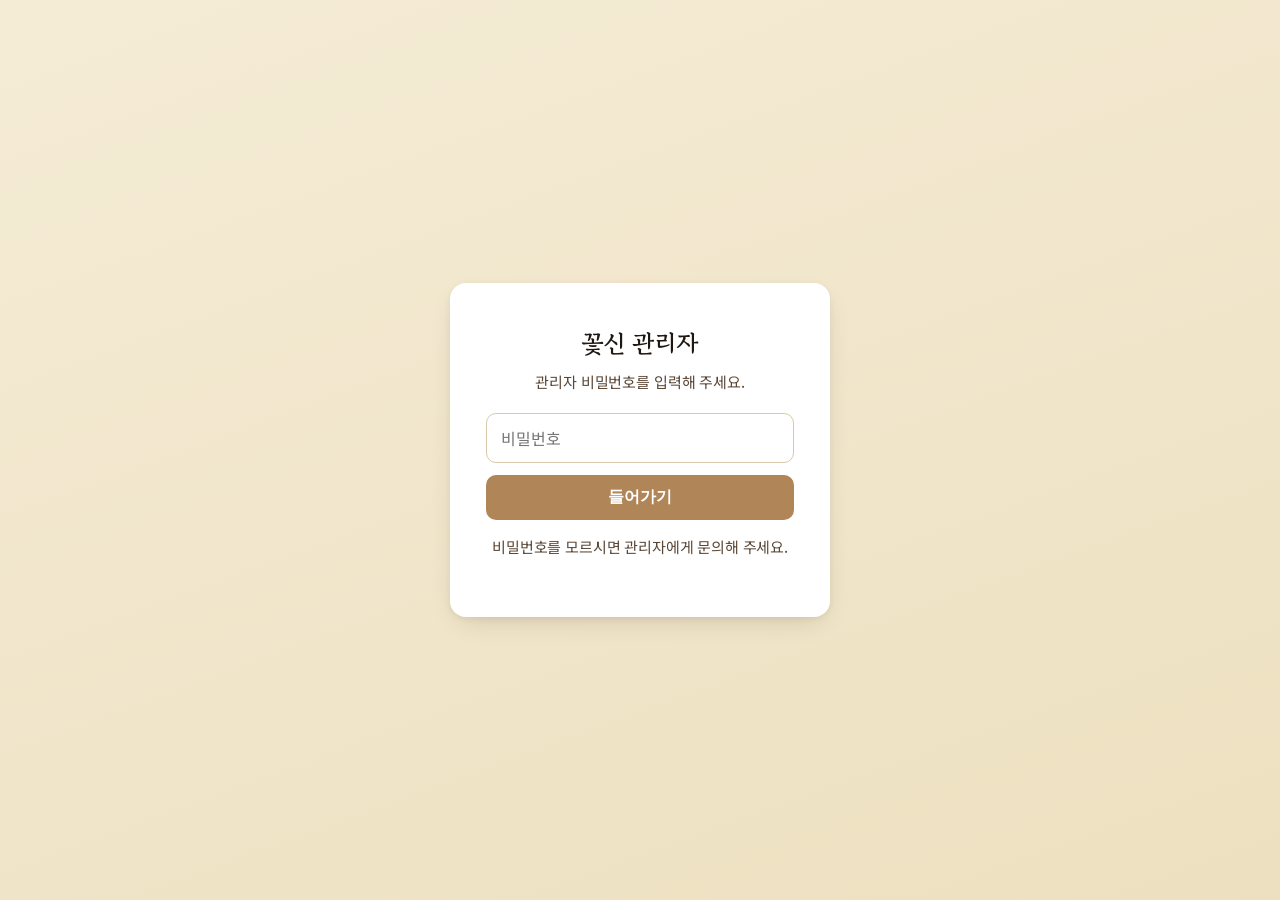
<file: admin.html>
<!DOCTYPE html>
<html lang="ko">
<head>
  <meta charset="UTF-8" />
  <meta name="viewport" content="width=device-width, initial-scale=1.0" />
  <title>꽃신 · 관리자 페이지</title>
  <link rel="preconnect" href="https://fonts.googleapis.com" />
  <link rel="preconnect" href="https://fonts.gstatic.com" crossorigin />
  <link href="https://fonts.googleapis.com/css2?family=Gowun+Batang:wght@400;700&family=Noto+Sans+KR:wght@400;500;700&display=swap" rel="stylesheet" />
  <link rel="stylesheet" href="admin.css?v=20260528b" />
</head>
<body>

  <!-- 비밀번호 게이트 -->
  <div class="gate" id="gate">
    <form class="gate-card" id="gateForm" autocomplete="off">
      <h1>꽃신 관리자</h1>
      <p>관리자 비밀번호를 입력해 주세요.</p>
      <input type="password" id="gatePw" placeholder="비밀번호" autocomplete="current-password" required />
      <button type="submit">들어가기</button>
      <p class="gate-hint">비밀번호를 모르시면 관리자에게 문의해 주세요.</p>
    </form>
  </div>

  <!-- 관리자 본문 -->
  <main class="admin" id="admin" hidden>
    <header class="admin-header">
      <div>
        <h1>꽃신 관리자</h1>
        <p class="admin-sub">콘텐츠를 편집한 뒤 <strong>저장</strong> 버튼을 누르면 홈페이지에 바로 반영됩니다 (약 1분 소요).</p>
      </div>
      <div class="admin-actions">
        <span class="dirty-badge" id="dirtyBadge" hidden>● 저장하지 않은 변경사항</span>
        <a class="btn-link" href="index.html" target="_blank">홈페이지 미리보기 ↗</a>
        <button class="btn-ghost" id="resetBtn" type="button" title="현재 사이트의 원본 값으로 되돌립니다">원본 복원</button>
        <button class="btn-ghost" id="exportBtn" type="button" title="파일로 내려받아 직접 교체할 때 사용">파일 다운로드</button>
        <button class="btn-primary" id="saveBtn" type="button" title="변경 내용을 홈페이지에 바로 저장합니다">저장 (사이트 반영)</button>
      </div>
    </header>

    <!-- 공지·이벤트 -->
    <section class="card">
      <header class="card-head">
        <h2>① 공지 · 이벤트</h2>
        <button class="btn-add" data-add="notices">+ 새 공지 추가</button>
      </header>
      <p class="card-note">최신 공지가 가장 위에 표시됩니다. 항목이 없으면 홈페이지에는 “곧 새로운 소식을 전해드릴게요” 안내가 표시됩니다.</p>
      <div class="items" id="noticesItems"></div>
    </section>

    <!-- 시그니처 -->
    <section class="card">
      <header class="card-head">
        <h2>② 시그니처 메뉴</h2>
        <button class="btn-add" data-add="signatures">+ 시그니처 추가</button>
      </header>
      <p class="card-note">2~4개를 추천합니다. 사진을 올리려면 <code>images/</code> 폴더에 파일을 두고 경로(예: <code>images/daechu.jpg</code>)를 적어주세요.</p>
      <div class="items" id="signaturesItems"></div>
    </section>

    <!-- 갤러리 -->
    <section class="card">
      <header class="card-head">
        <h2>③ 사진 갤러리</h2>
        <button class="btn-add" data-add="gallery">+ 사진 추가</button>
      </header>
      <p class="card-note">사진 파일을 <code>images/</code> 폴더에 넣고 경로를 적으면 표시됩니다. 비워두면 자리표시 색상이 보입니다.</p>
      <div class="items" id="galleryItems"></div>
    </section>

    <!-- 메뉴 -->
    <section class="card">
      <header class="card-head">
        <h2>④ 전체 메뉴</h2>
        <button class="btn-add" data-add="menuSection">+ 카테고리 추가</button>
      </header>
      <p class="card-note">카테고리별로 메뉴를 추가/수정/삭제할 수 있습니다. 가격이 한 가지면 “단일 가격”에만 입력, HOT/ICE 둘 다면 두 칸 모두 입력하세요.</p>
      <div class="menu-meta">
        <label>메뉴 섹션 안내문<br><input type="text" id="menuNoteInput" class="full" /></label>
      </div>
      <div class="items" id="menuSectionsItems"></div>
    </section>

    <footer class="admin-footer">
      <button class="btn-primary big" id="saveBtn2" type="button">저장 (사이트에 바로 반영)</button>
      <button class="btn-ghost" id="exportBtn2" type="button">파일 다운로드</button>
      <a class="btn-ghost" href="index.html">← 홈페이지로 돌아가기</a>
      <p><strong>저장</strong>을 누르면 변경 내용이 자동으로 홈페이지에 반영됩니다 (약 1분 소요).<br />
      ‘파일 다운로드’ 는 직접 파일로 교체하고 싶을 때만 사용하세요.</p>
    </footer>
  </main>

  <!-- 토스트 알림 -->
  <div class="toast" id="toast" hidden></div>

  <script src="data.js"></script>
  <script src="admin.js?v=20260528b"></script>
</body>
</html>
</file>
<file: admin.css>
:root {
  --bg: #f5f1ea;
  --surface: #ffffff;
  --ink: #1f1812;
  --ink-soft: #5a4736;
  --brown: #6d4f31;
  --wood: #b08658;
  --amber: #c89a4a;
  --line: #d9c9a8;
  --line-soft: #ece1c8;
  --danger: #b75050;
  --shadow: 0 10px 28px -10px rgba(40, 28, 16, 0.18), 0 2px 6px rgba(40, 28, 16, 0.06);
}

* { box-sizing: border-box; margin: 0; padding: 0; }

body {
  font-family: "Noto Sans KR", sans-serif;
  background: var(--bg);
  color: var(--ink);
  line-height: 1.7;
  font-weight: 400;
  letter-spacing: -0.01em;
}

h1, h2, h3 { font-family: "Gowun Batang", serif; }
code {
  background: rgba(40, 28, 16, 0.06);
  padding: 1px 6px;
  border-radius: 4px;
  font-family: ui-monospace, "SF Mono", Consolas, monospace;
  font-size: .92em;
}

/* ===== 비밀번호 게이트 ===== */
.gate {
  min-height: 100vh;
  display: flex;
  align-items: center;
  justify-content: center;
  padding: 24px;
  background: linear-gradient(160deg, #f5ecd6, #ede0c0);
}
.gate-card {
  background: var(--surface);
  padding: 40px 36px;
  border-radius: 16px;
  box-shadow: var(--shadow);
  width: 100%;
  max-width: 380px;
  text-align: center;
}
.gate-card h1 {
  font-size: 1.5rem;
  margin-bottom: 6px;
}
.gate-card p {
  color: var(--ink-soft);
  font-size: .94rem;
  margin-bottom: 18px;
}
.gate-card input {
  width: 100%;
  padding: 12px 14px;
  font-size: 1rem;
  border: 1.5px solid var(--line);
  border-radius: 10px;
  font-family: inherit;
  margin-bottom: 12px;
}
.gate-card input:focus { outline: none; border-color: var(--wood); }
.gate-card button {
  width: 100%;
  padding: 12px;
  background: var(--wood);
  color: #fff;
  border: 0;
  border-radius: 10px;
  font-size: 1rem;
  font-weight: 700;
  cursor: pointer;
  transition: background .2s;
}
.gate-card button:hover { background: var(--brown); }
.gate-hint { margin-top: 14px; font-size: .82rem; color: var(--ink-soft); }

/* ===== 관리자 본문 ===== */
.admin {
  max-width: 980px;
  margin: 0 auto;
  padding: 32px 20px 80px;
}

.admin-header {
  display: flex;
  align-items: center;
  justify-content: space-between;
  gap: 20px;
  padding-bottom: 22px;
  margin-bottom: 26px;
  border-bottom: 1px solid var(--line);
  flex-wrap: wrap;
}
.admin-header h1 { font-size: 1.6rem; margin-bottom: 4px; }
.admin-sub { color: var(--ink-soft); font-size: .92rem; max-width: 560px; }
.admin-actions { display: flex; gap: 10px; align-items: center; flex-wrap: wrap; }

.btn-primary {
  background: var(--wood);
  color: #fff;
  border: 0;
  padding: 11px 22px;
  border-radius: 10px;
  font-weight: 700;
  font-size: .95rem;
  cursor: pointer;
  font-family: inherit;
  transition: background .2s, transform .15s;
}
.btn-primary:hover { background: var(--brown); transform: translateY(-1px); }
.btn-primary.big { padding: 14px 28px; font-size: 1.02rem; }

.btn-link {
  color: var(--brown);
  text-decoration: underline;
  text-underline-offset: 4px;
  font-size: .92rem;
}
.btn-link:hover { color: var(--ink); }

/* ===== 카드 (섹션) ===== */
.card {
  background: var(--surface);
  border: 1px solid var(--line);
  border-radius: 14px;
  padding: 22px 24px;
  box-shadow: var(--shadow);
  margin-bottom: 22px;
  overflow: hidden;
}
.card-head {
  display: flex;
  justify-content: space-between;
  align-items: baseline;
  margin-bottom: 6px;
  flex-wrap: wrap;
  gap: 10px;
}
.card-head h2 { font-size: 1.25rem; color: var(--ink); }
.card-note { color: var(--ink-soft); font-size: .9rem; margin-bottom: 18px; }

.btn-add {
  background: rgba(176, 134, 88, 0.12);
  color: var(--brown);
  border: 1px dashed var(--wood);
  padding: 7px 14px;
  border-radius: 8px;
  font-size: .88rem;
  font-weight: 700;
  cursor: pointer;
  font-family: inherit;
  transition: background .2s;
}
.btn-add:hover { background: rgba(176, 134, 88, 0.22); }

/* ===== 아이템 ===== */
.items {
  display: flex;
  flex-direction: column;
  gap: 14px;
}
.item {
  background: var(--bg);
  border: 1px solid var(--line-soft);
  border-radius: 10px;
  padding: 16px 18px;
}
.item-head {
  display: flex;
  justify-content: space-between;
  align-items: center;
  margin-bottom: 12px;
  flex-wrap: wrap;
  gap: 8px;
}
.item-title { font-weight: 700; color: var(--brown); font-size: .94rem; letter-spacing: .04em; }
.btn-del {
  background: transparent;
  color: var(--danger);
  border: 1px solid rgba(183, 80, 80, 0.3);
  padding: 4px 11px;
  border-radius: 6px;
  font-size: .8rem;
  cursor: pointer;
  font-family: inherit;
}
.btn-del:hover { background: rgba(183, 80, 80, 0.1); }

/* 순서 변경 화살표 */
.order-controls {
  display: inline-flex;
  gap: 4px;
  align-items: center;
}
.btn-order {
  background: #fff;
  color: var(--ink);
  border: 1px solid var(--line);
  width: 28px;
  height: 28px;
  border-radius: 6px;
  font-size: .85rem;
  cursor: pointer;
  font-family: inherit;
  padding: 0;
  display: inline-flex;
  align-items: center;
  justify-content: center;
  transition: background .15s ease;
}
.btn-order:hover:not(:disabled) { background: var(--bg); border-color: var(--wood); color: var(--brown); }
.btn-order:disabled { opacity: 0.3; cursor: not-allowed; }

/* 변경사항 배지 */
.dirty-badge {
  display: inline-flex;
  align-items: center;
  padding: 6px 12px;
  background: #fff4d4;
  color: #8a6630;
  border: 1px solid #e0c98a;
  border-radius: 6px;
  font-size: .82rem;
  font-weight: 500;
  letter-spacing: -0.01em;
}

/* 원본 복원 버튼 */
.btn-ghost {
  background: transparent;
  color: var(--ink-soft);
  border: 1px solid var(--line);
  padding: 10px 18px;
  border-radius: 8px;
  font-family: inherit;
  font-size: .9rem;
  font-weight: 500;
  cursor: pointer;
  transition: background .15s ease, color .15s ease;
}
.btn-ghost:hover { background: var(--bg); color: var(--ink); border-color: var(--wood); }

/* 이미지 미리보기 필드 */
.image-field {
  display: flex;
  flex-direction: column;
  gap: 8px;
}
.image-preview {
  width: 100%;
  height: 200px;
  background: var(--bg);
  border: 1px dashed var(--line);
  border-radius: 7px;
  overflow: hidden;
  display: flex;
  align-items: center;
  justify-content: center;
  padding: 8px;
}
.image-preview img {
  max-width: 100%;
  max-height: 100%;
  width: auto;
  height: auto;
  object-fit: contain;   /* 사진 전체가 잘리지 않고 다 보이도록 */
  display: block;
}
.image-empty {
  font-size: .85rem;
  color: var(--ink-soft);
  text-align: center;
  padding: 12px;
}
.image-empty small {
  display: block;
  font-size: .76rem;
  margin-top: 4px;
  opacity: 0.7;
}
.image-empty.image-error { color: var(--danger); }

/* 사진 드래그&드롭 업로드 영역 */
.image-dropzone {
  display: flex;
  flex-direction: column;
  align-items: center;
  justify-content: center;
  gap: 6px;
  padding: 18px 14px;
  border: 2px dashed var(--line);
  border-radius: 8px;
  background: var(--bg);
  color: var(--ink-soft);
  font-size: .9rem;
  text-align: center;
  cursor: pointer;
  transition: border-color .15s ease, background .15s ease;
}
.image-dropzone:hover { border-color: var(--wood); background: #fff; }
.image-dropzone.dragover { border-color: var(--wood); background: rgba(176,134,88,0.1); }
.image-dropzone.uploading { opacity: 0.6; pointer-events: none; }
.image-dropzone .dz-icon { font-size: 1.3rem; color: var(--wood); }
.image-dropzone .dz-text b { color: var(--brown); }
.image-status {
  font-size: .84rem;
  color: var(--ink-soft);
  min-height: 1.1em;
  margin: 2px 0 0;
}
.image-status.ok { color: #2e6a3a; font-weight: 500; }
.image-status.err { color: var(--danger); }

/* 메뉴 섹션 — 토글, 접힘, 메타 */
.menu-toggle {
  background: transparent;
  border: 1px solid var(--line);
  width: 28px;
  height: 28px;
  border-radius: 6px;
  cursor: pointer;
  font-size: .75rem;
  color: var(--brown);
  font-family: inherit;
  padding: 0;
  display: inline-flex;
  align-items: center;
  justify-content: center;
}
.menu-toggle:hover { background: var(--bg); }
.menu-section.collapsed { background: rgba(176, 134, 88, 0.04); }
.menu-meta-info {
  font-size: .76rem;
  color: var(--ink-soft);
  background: var(--bg);
  padding: 2px 8px;
  border-radius: 4px;
  font-weight: 500;
}


.fields {
  display: grid;
  grid-template-columns: repeat(2, 1fr);
  gap: 10px 14px;
}
.fields label {
  display: flex;
  flex-direction: column;
  font-size: .82rem;
  color: var(--ink-soft);
  font-weight: 500;
  gap: 4px;
}
.fields label.full { grid-column: 1 / -1; }
.fields input,
.fields textarea,
.fields select {
  padding: 9px 12px;
  border: 1px solid var(--line);
  border-radius: 7px;
  font-family: inherit;
  font-size: .95rem;
  color: var(--ink);
  background: #fff;
  resize: vertical;
}
.fields input:focus,
.fields textarea:focus,
.fields select:focus { outline: none; border-color: var(--wood); }
.fields textarea { min-height: 70px; line-height: 1.55; }

.menu-meta {
  background: var(--bg);
  border-radius: 8px;
  padding: 12px 14px;
  margin-bottom: 16px;
}
.menu-meta label { display: block; font-size: .82rem; color: var(--ink-soft); font-weight: 500; }
.menu-meta input {
  width: 100%;
  padding: 8px 12px;
  border: 1px solid var(--line);
  border-radius: 6px;
  font-family: inherit;
  font-size: .95rem;
  margin-top: 4px;
}

.menu-section {
  background: var(--bg);
  border: 1px solid var(--line-soft);
  border-radius: 10px;
  padding: 14px 16px;
  min-width: 0;
}
.menu-section-head {
  display: flex;
  gap: 10px;
  align-items: center;
  margin-bottom: 12px;
  flex-wrap: wrap;
}
.menu-section-head input[type="text"] {
  padding: 7px 11px;
  border: 1px solid var(--line);
  border-radius: 6px;
  font-family: inherit;
  font-size: .95rem;
  box-sizing: border-box;
}
/* min-width:0 으로 input 기본폭(약 255px)보다 줄어들 수 있게 → 카드 안에 항상 맞음 */
.menu-section-head .sec-name { flex: 1 1 120px; min-width: 0; font-weight: 700; }
.menu-section-head .sec-en  { flex: 1 1 140px; min-width: 0; color: var(--ink-soft); }
.menu-section-head label.chk {
  display: inline-flex; align-items: center; gap: 6px;
  font-size: .85rem; color: var(--ink-soft); cursor: pointer;
}

.menu-items {
  display: flex;
  flex-direction: column;
  gap: 6px;
  margin-top: 8px;
}
.menu-item-row {
  display: grid;
  grid-template-columns: auto minmax(90px, 1.3fr) minmax(60px, 0.8fr) minmax(60px, 0.8fr) minmax(60px, 0.8fr) auto;
  gap: 8px;
  align-items: center;
}
.menu-item-row input {
  min-width: 0;            /* grid 칸 안에서 넘치지 않게 */
  padding: 7px 10px;
  border: 1px solid var(--line);
  border-radius: 6px;
  font-family: inherit;
  font-size: .92rem;
}
.menu-item-row input::placeholder { color: rgba(0,0,0,0.3); }
.menu-item-row .btn-del { padding: 5px 9px; font-size: .76rem; white-space: nowrap; }
.menu-items-head {
  display: grid;
  grid-template-columns: auto minmax(90px, 1.3fr) minmax(60px, 0.8fr) minmax(60px, 0.8fr) minmax(60px, 0.8fr) auto;
  gap: 8px;
  font-size: .74rem;
  color: var(--ink-soft);
  font-weight: 700;
  letter-spacing: .08em;
  padding: 0 4px;
}
.menu-item-add {
  background: transparent;
  border: 1px dashed var(--wood);
  color: var(--brown);
  padding: 6px;
  border-radius: 6px;
  font-size: .85rem;
  cursor: pointer;
  margin-top: 4px;
  font-family: inherit;
}
.menu-item-add:hover { background: rgba(176, 134, 88, 0.1); }

/* ===== 푸터 ===== */
.admin-footer {
  text-align: center;
  margin-top: 32px;
  padding-top: 30px;
  border-top: 1px solid var(--line);
}
.admin-footer p {
  margin-top: 14px;
  color: var(--ink-soft);
  font-size: .9rem;
  line-height: 1.6;
}
.admin-footer .btn-ghost { margin-left: 10px; display: inline-block; text-decoration: none; }
.btn-primary:disabled,
.btn-primary.big:disabled { opacity: 0.55; cursor: progress; }

/* ===== 토스트 ===== */
.toast {
  position: fixed;
  bottom: 24px;
  left: 50%;
  transform: translateX(-50%);
  background: var(--ink);
  color: #fff;
  padding: 12px 22px;
  border-radius: 999px;
  font-size: .92rem;
  font-weight: 500;
  box-shadow: 0 12px 28px -10px rgba(0, 0, 0, 0.4);
  z-index: 100;
}

/* ===== 반응형 ===== */
@media (max-width: 640px) {
  .admin-header { flex-direction: column; align-items: flex-start; }
  .admin-actions { width: 100%; }
  .fields { grid-template-columns: 1fr; }
  /* 메뉴 카테고리 제목/영문 입력칸: 좁은 화면에선 각각 한 줄 전체 */
  .menu-section-head .sec-name,
  .menu-section-head .sec-en { flex: 1 1 100%; }
  /* 메뉴 항목: 좁은 화면에선 카드처럼 세로 배치 */
  .menu-items-head { display: none; }
  .menu-item-row {
    grid-template-columns: 1fr 1fr;
    gap: 8px 10px;
    padding: 12px;
    border: 1px solid var(--line-soft, #ece1c8);
    border-radius: 8px;
    background: #fff;
  }
  .menu-item-row .order-controls { grid-column: 1 / -1; justify-self: start; }
  .menu-item-row > input:nth-of-type(1) { grid-column: 1 / -1; }  /* 메뉴명 한 줄 전체 */
  .menu-item-row .btn-del { grid-column: 1 / -1; justify-self: stretch; text-align: center; }
}
</file>
